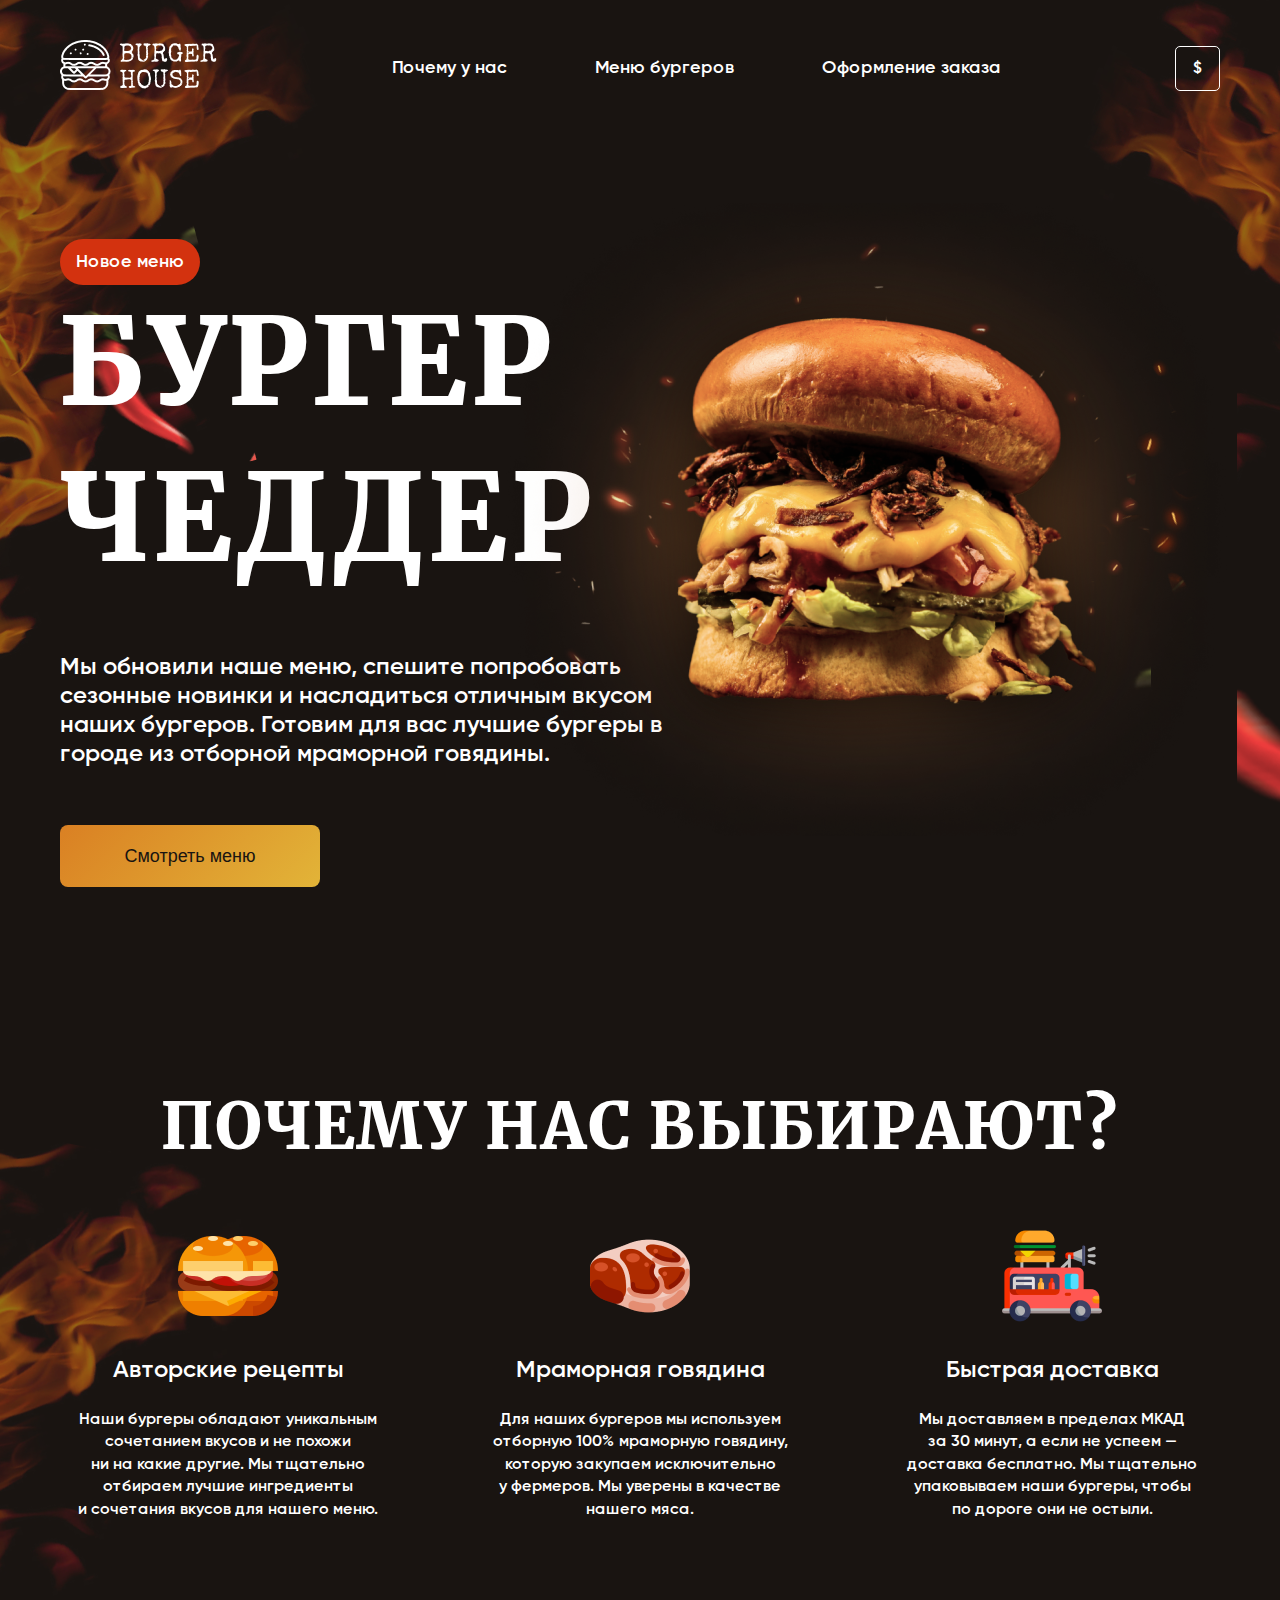
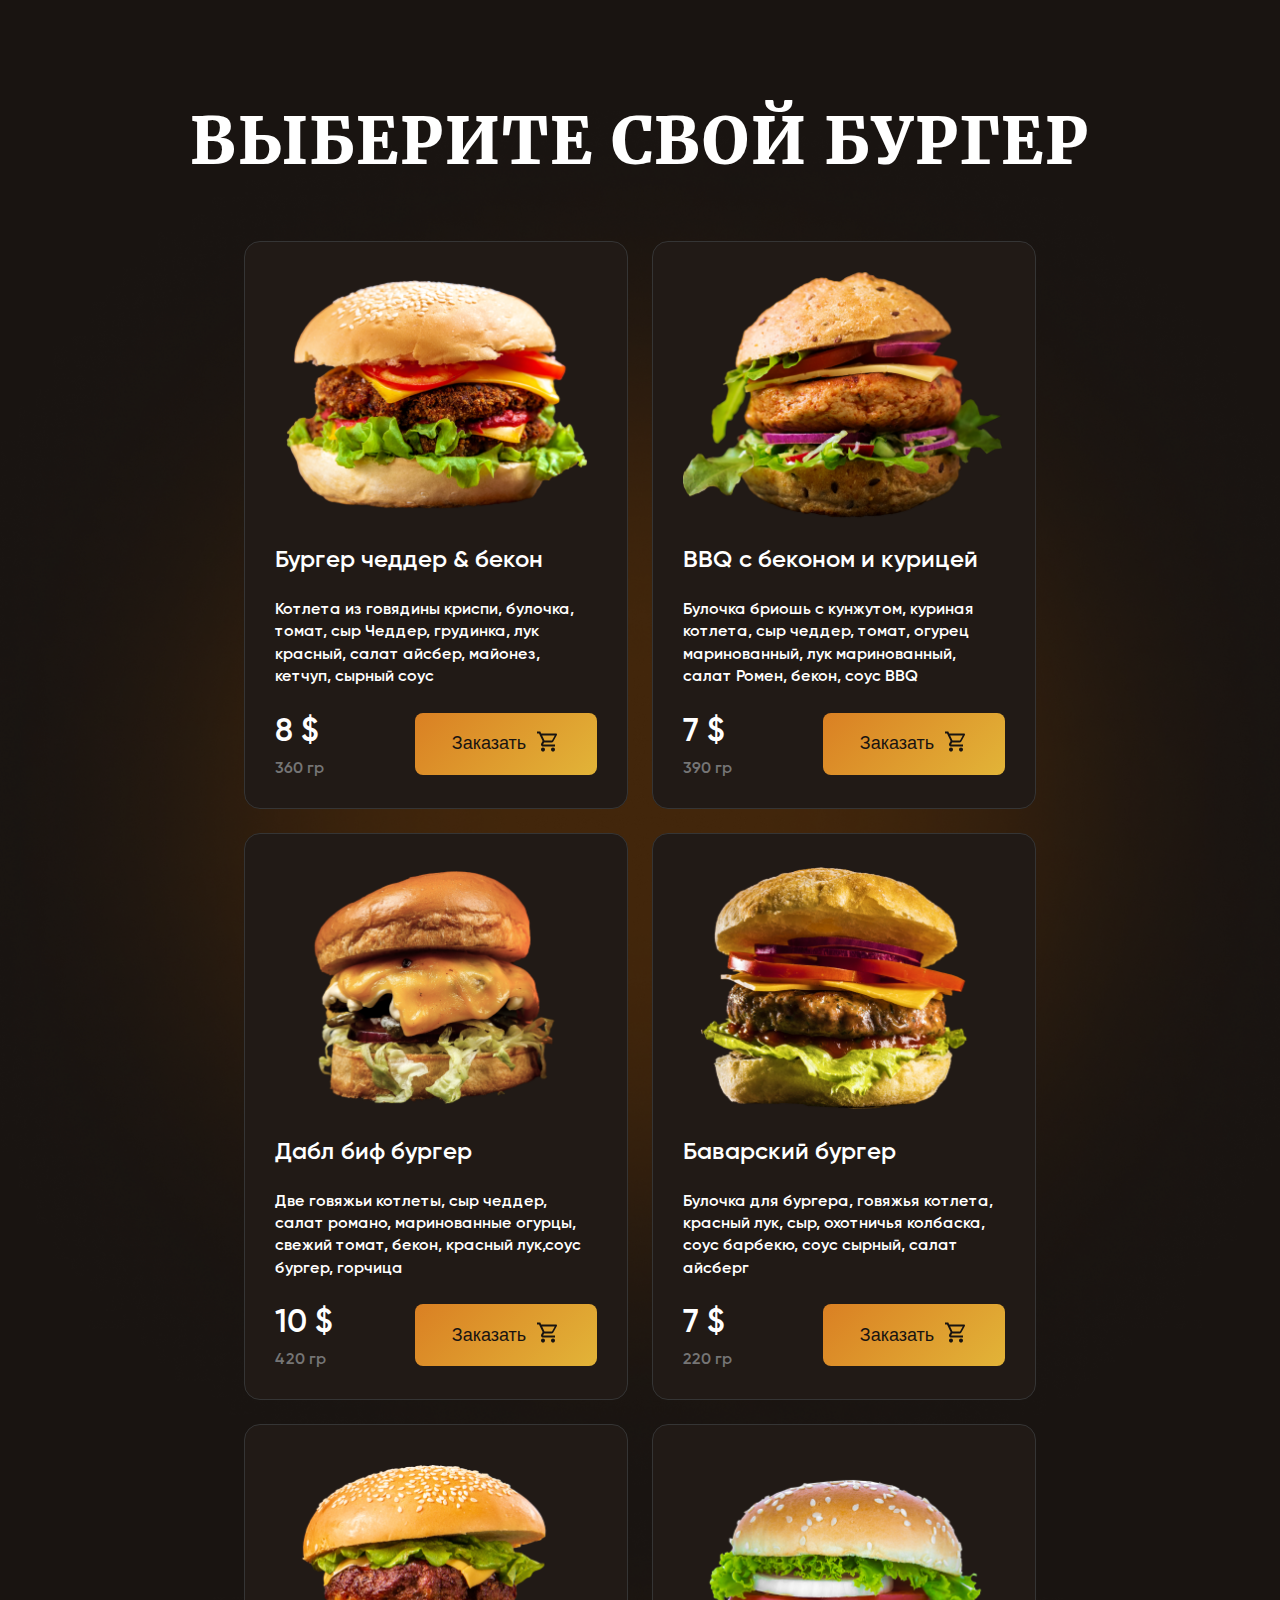
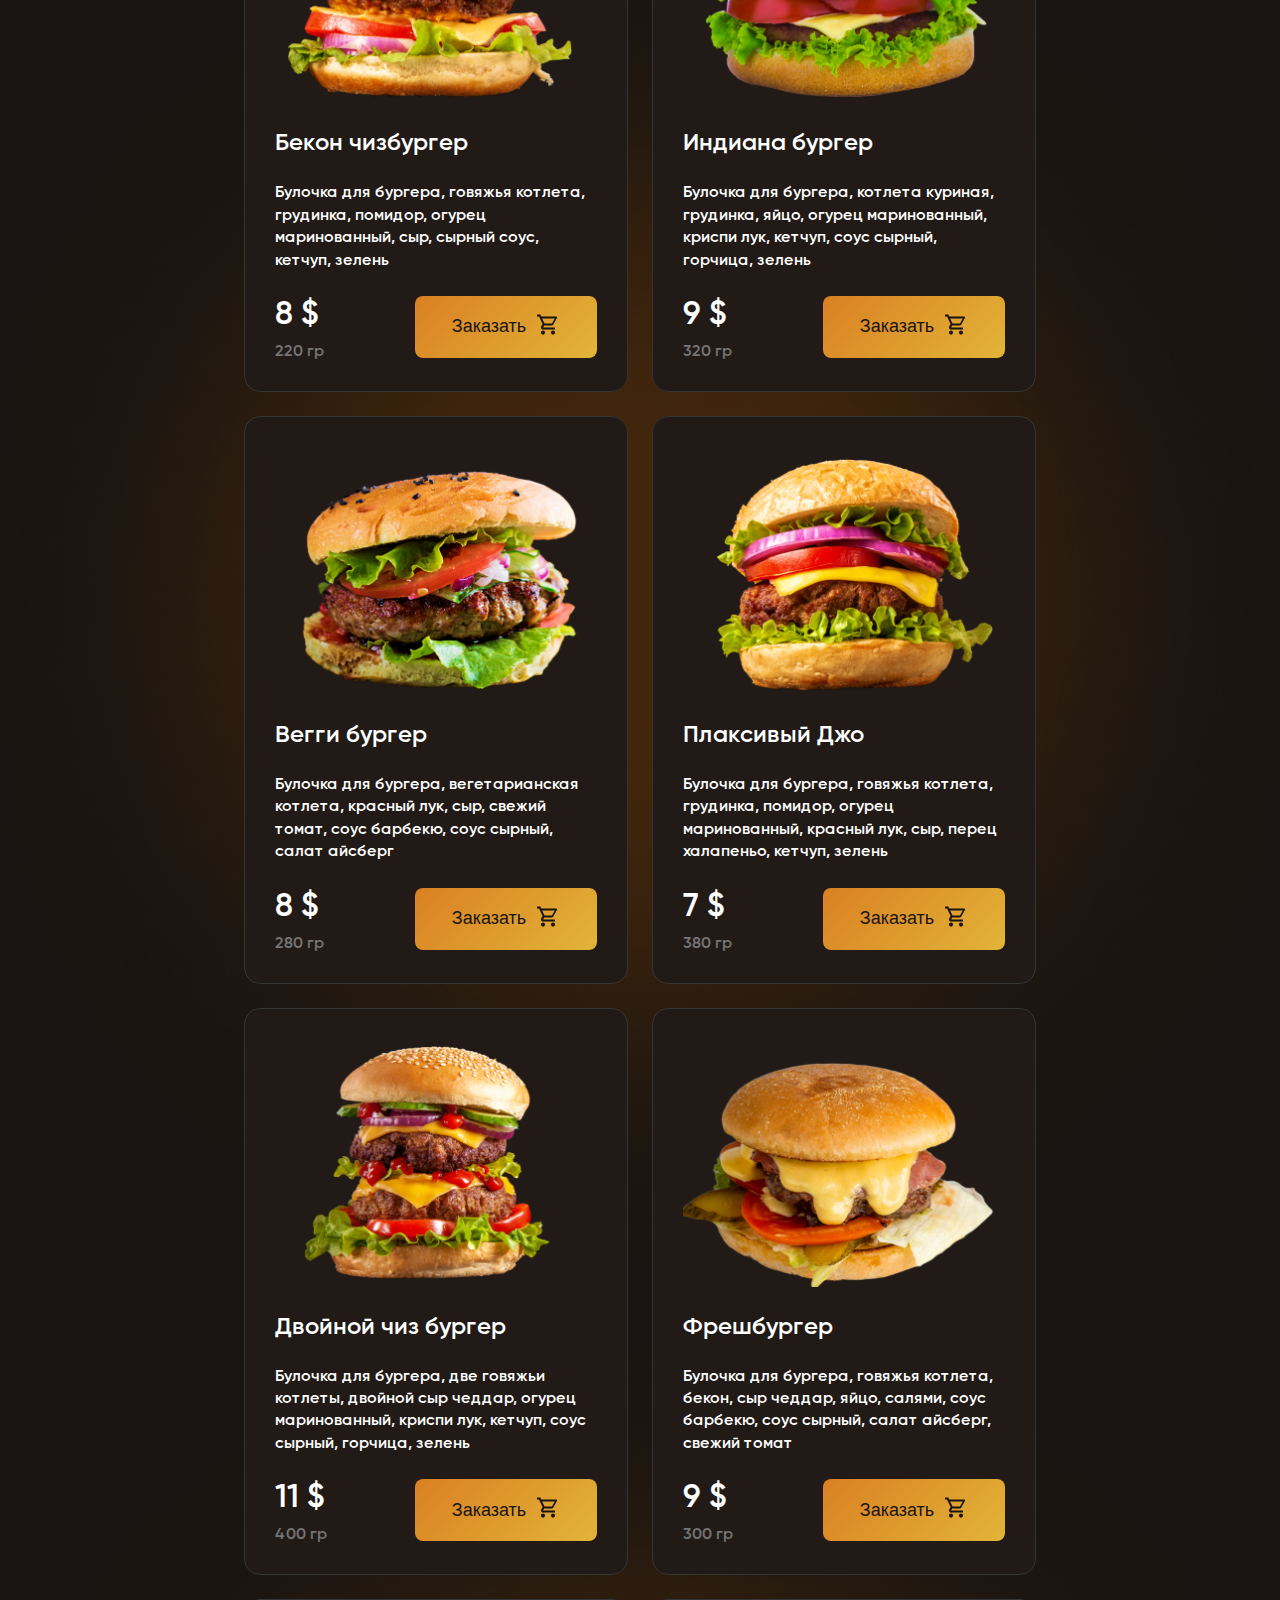
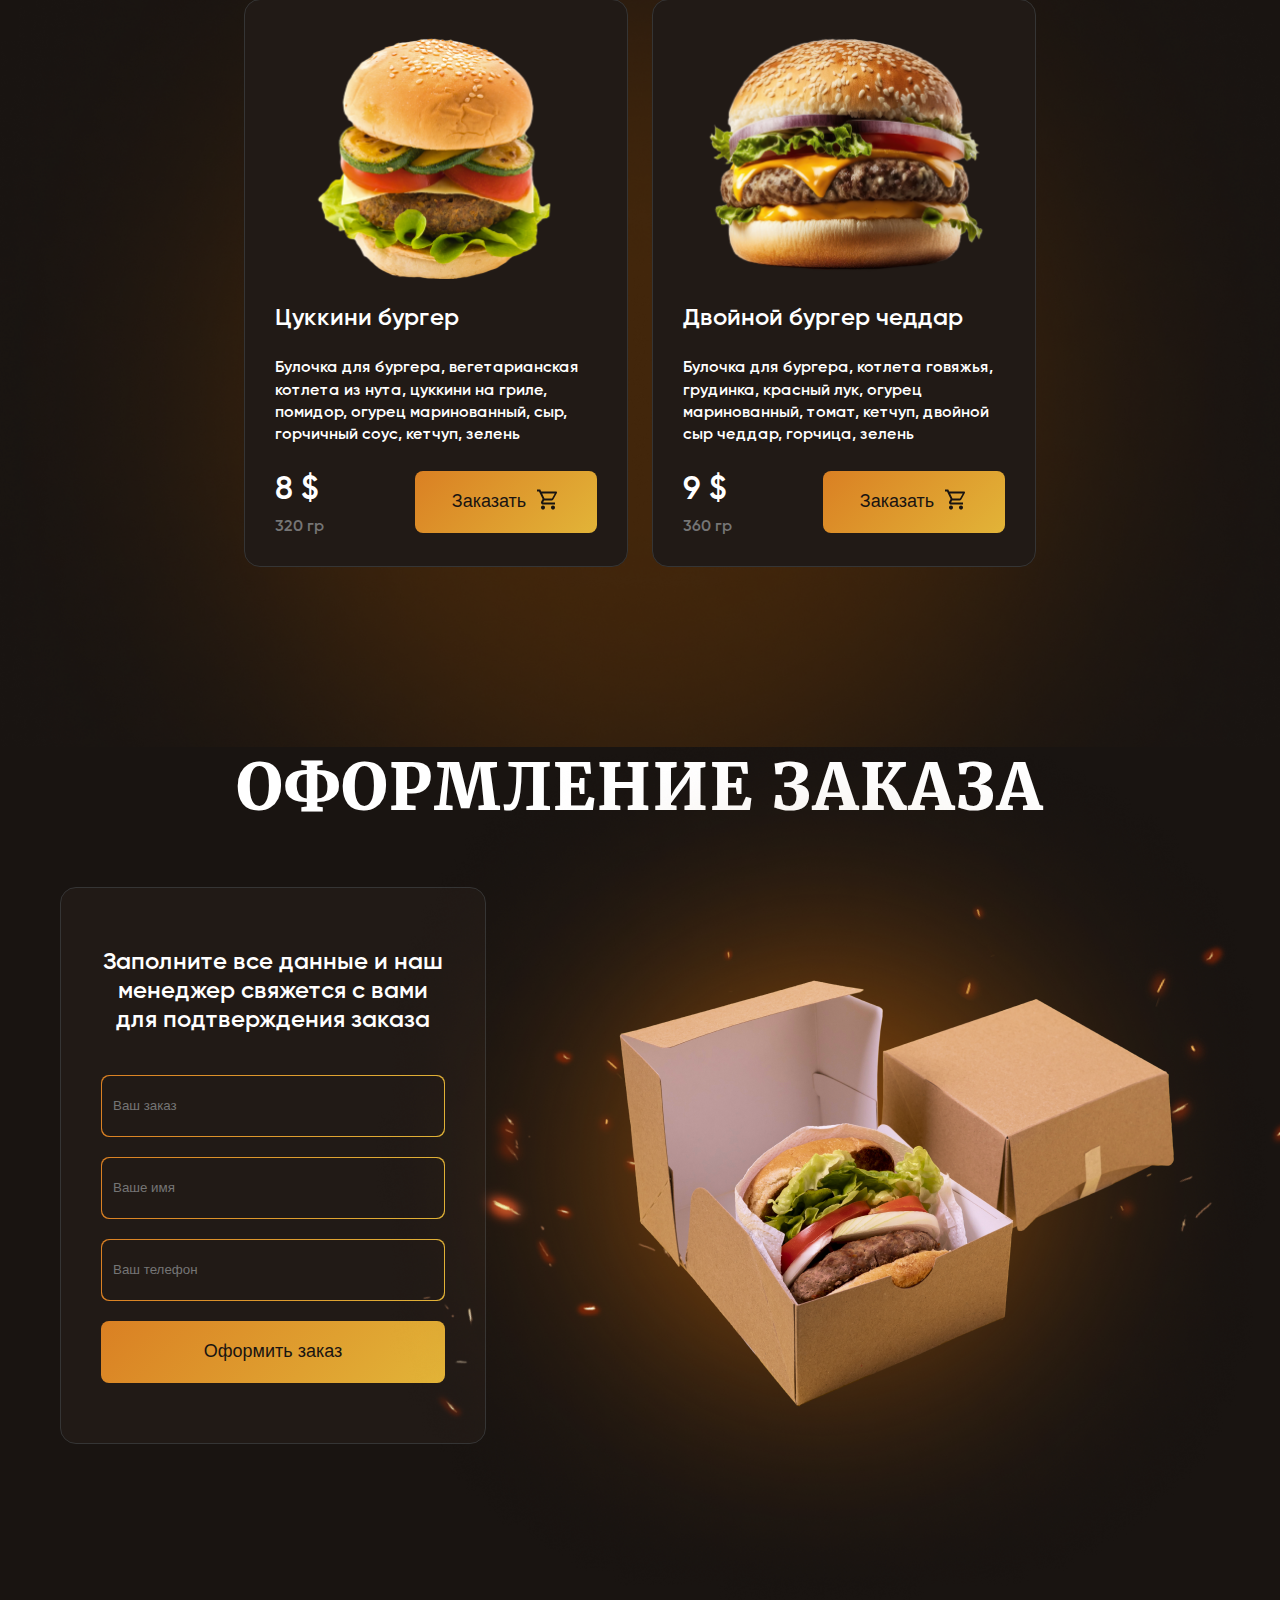
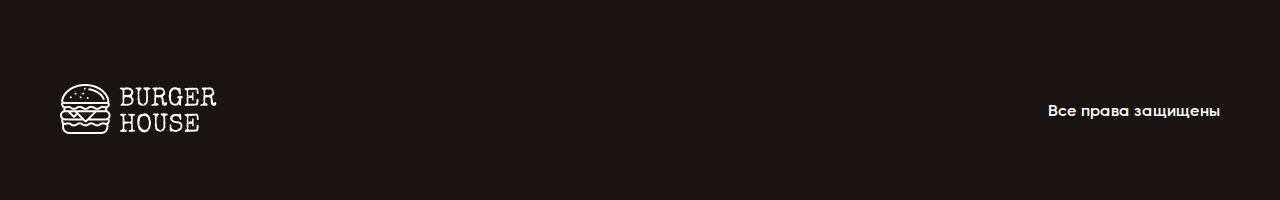
<file: index.html>
<!DOCTYPE html>
<html lang="en">
  <head>
    <meta charset="UTF-8" />
    <meta name="viewport" content="width=device-width, initial-scale=1.0" />
    <title>БУРГЕР ЧЕДДЕР</title>
    <link rel="stylesheet" href="styles/style.css" />
    <link rel="stylesheet" href="styles/media.css" />
  </head>
  <body>
    <section class="main">
      <header class="header">
        <div class="container">
          <div class="header-wrapper">
            <div class="logo">
              <img src="images/Logo.png" alt="Logo" />
            </div>
            <div class="logo-mini">
              <img src="images/logo-mini.png" alt="Logo" />
            </div>
            <nav class="menu">
              <ul class="menu-list">
                <li class="menu-item">
                  <a data-link="why">Почему у нас</a>
                </li>
                <li class="menu-item">
                  <a data-link="products">Меню бургеров</a>
                </li>
                <li class="menu-item">
                  <a data-link="order">Оформление заказа</a>
                </li>
              </ul>
            </nav>
            <div class="currency" title="Изменить валюту" id="change-currency">
              $
            </div>
            <div class="burger mobile__btn-open">
              <div class="burger-line"></div>
              <div class="burger-line"></div>
              <div class="burger-line"></div>
            </div>
          </div>
        </div>

        <!-- -------- Mobile Menu -------- -->
        <div class="mobile-menu">
          <div class="container">
            <div class="mobile-menu__wrapper">
              <div class="mobile-menu__top">
                <div class="logo">
                  <img src="images/Logo.png" alt="Logo" />
                </div>
                <div class="burger mobile__btn-close">
                  <div class="burger-line-open"></div>
                  <div class="burger-line-open"></div>
                  <div class="burger-line-open"></div>
                </div>
              </div>
              <div class="mobile-menu__bottom">
                <nav class="mobile-menu__nav">
                  <ul class="mobile-menu__list">
                    <li class="mobile-menu__item">
                      <a class="mobile-menu__link" href="#why">Почему у нас</a>
                    </li>
                    <li class="mobile-menu__item">
                      <a class="mobile-menu__link" href="#products"
                        >Меню бургеров</a
                      >
                    </li>
                    <li class="mobile-menu__item">
                      <a class="mobile-menu__link" href="#order"
                        >Оформление заказа</a
                      >
                    </li>
                  </ul>
                </nav>
              </div>
            </div>
          </div>
        </div>
      </header>

      <section class="main-content">
        <div class="container">
          <div class="main-info">
            <span class="main-small-info">Новое меню</span>
            <h1 class="main-title">бургер чеддер</h1>
            <p class="main-text">
              Мы обновили наше меню, спешите попробовать сезонные новинки и
              насладиться отличным вкусом наших бургеров. Готовим для вас лучшие
              бургеры в городе из отборной мраморной говядины.
            </p>
            <div class="main-action">
              <button class="button" id="main-action-button">
                Смотреть меню
              </button>
            </div>
          </div>
          <img
            class="main-image order"
            src="images/main_burger.png"
            alt="Big burger"
          />
        </div>
      </section>
    </section>

    <section class="why" id="why">
      <div class="container">
        <h2 class="why-title common-title">почему нас выбирают?</h2>
        <ul class="why-items">
          <li class="why-item">
            <img
              src="./images/burger.png"
              alt="burger"
              class="why-item-image"
            />
            <h3 class="why-item-title">Авторские рецепты</h3>
            <p class="why-item-text">
              Наши бургеры обладают уникальным сочетанием вкусов и не похожи
              ни на какие другие. Мы тщательно отбираем лучшие ингредиенты
              и сочетания вкусов для нашего меню.
            </p>
          </li>
          <li class="why-item">
            <img src="./images/meat.png" alt="meat" class="why-item-image" />
            <h3 class="why-item-title">Мраморная говядина</h3>
            <p class="why-item-text">
              Для наших бургеров мы используем отборную 100% мраморную говядину,
              которую закупаем исключительно у фермеров. Мы уверены в качестве
              нашего мяса.
            </p>
          </li>
          <li class="why-item">
            <img
              src="./images/food_truck.png"
              alt="food-truck"
              class="why-item-image"
            />
            <h3 class="why-item-title">Быстрая доставка</h3>
            <p class="why-item-text">
              Мы доставляем в пределах МКАД за 30 минут, а если не успеем —
              доставка бесплатно. Мы тщательно упаковываем наши бургеры, чтобы
              по дороге они не остыли.
            </p>
          </li>
        </ul>
      </div>
    </section>

    <section class="products" id="products">
      <div class="container">
        <h2 class="products-title common-title">выберите свой бургер</h2>
        <ul class="products-items">
          <li class="products-item">
            <div class="products-item-image">
              <img src="./images/1.png" alt="burger 1" />
            </div>
            <h3 class="products-item-title">Бургер чеддер & бекон</h3>
            <p class="products-item-text">
              Котлета из говядины криспи, булочка, томат, сыр Чеддер, грудинка,
              лук красный, салат айсбер, майонез, кетчуп, сырный соус
            </p>
            <div class="products-item-extra">
              <div class="products-item-info">
                <p class="products-item-price" data-base-price="8">8 $</p>
                <p class="products-item-weight">360 гр</p>
              </div>
              <div class="products-item-action">
                <button class="button products-button">
                  <span>Заказать</span>
                  <span>
                    <svg
                      width="24"
                      height="25"
                      viewBox="0 0 24 25"
                      fill="none"
                      xmlns="http://www.w3.org/2000/svg"
                    >
                      <path
                        d="M17 18.5C17.5304 18.5 18.0391 18.7107 18.4142 19.0858C18.7893 19.4609 19 19.9696 19 20.5C19 21.0304 18.7893 21.5391 18.4142 21.9142C18.0391 22.2893 17.5304 22.5 17 22.5C16.4696 22.5 15.9609 22.2893 15.5858 21.9142C15.2107 21.5391 15 21.0304 15 20.5C15 19.39 15.89 18.5 17 18.5ZM1 2.5H4.27L5.21 4.5H20C20.2652 4.5 20.5196 4.60536 20.7071 4.79289C20.8946 4.98043 21 5.23478 21 5.5C21 5.67 20.95 5.84 20.88 6L17.3 12.47C16.96 13.08 16.3 13.5 15.55 13.5H8.1L7.2 15.13L7.17 15.25C7.17 15.3163 7.19634 15.3799 7.24322 15.4268C7.29011 15.4737 7.3537 15.5 7.42 15.5H19V17.5H7C6.46957 17.5 5.96086 17.2893 5.58579 16.9142C5.21071 16.5391 5 16.0304 5 15.5C5 15.15 5.09 14.82 5.24 14.54L6.6 12.09L3 4.5H1V2.5ZM7 18.5C7.53043 18.5 8.03914 18.7107 8.41421 19.0858C8.78929 19.4609 9 19.9696 9 20.5C9 21.0304 8.78929 21.5391 8.41421 21.9142C8.03914 22.2893 7.53043 22.5 7 22.5C6.46957 22.5 5.96086 22.2893 5.58579 21.9142C5.21071 21.5391 5 21.0304 5 20.5C5 19.39 5.89 18.5 7 18.5ZM16 11.5L18.78 6.5H6.14L8.5 11.5H16Z"
                        fill="#191411"
                      />
                    </svg>
                  </span>
                </button>
              </div>
            </div>
          </li>
          <li class="products-item">
            <div class="products-item-image">
              <img src="./images/2.png" alt="burger 2" />
            </div>
            <h3 class="products-item-title">BBQ с беконом и курицей</h3>
            <p class="products-item-text">
              Булочка бриошь с кунжутом, куриная котлета, сыр чеддер, томат,
              огурец маринованный, лук маринованный, салат Ромен, бекон, соус
              BBQ
            </p>
            <div class="products-item-extra">
              <div class="products-item-info">
                <p class="products-item-price" data-base-price="7">7 $</p>
                <p class="products-item-weight">390 гр</p>
              </div>
              <div class="products-item-action">
                <button class="button products-button">
                  <span>Заказать</span>
                  <span>
                    <svg
                      width="24"
                      height="25"
                      viewBox="0 0 24 25"
                      fill="none"
                      xmlns="http://www.w3.org/2000/svg"
                    >
                      <path
                        d="M17 18.5C17.5304 18.5 18.0391 18.7107 18.4142 19.0858C18.7893 19.4609 19 19.9696 19 20.5C19 21.0304 18.7893 21.5391 18.4142 21.9142C18.0391 22.2893 17.5304 22.5 17 22.5C16.4696 22.5 15.9609 22.2893 15.5858 21.9142C15.2107 21.5391 15 21.0304 15 20.5C15 19.39 15.89 18.5 17 18.5ZM1 2.5H4.27L5.21 4.5H20C20.2652 4.5 20.5196 4.60536 20.7071 4.79289C20.8946 4.98043 21 5.23478 21 5.5C21 5.67 20.95 5.84 20.88 6L17.3 12.47C16.96 13.08 16.3 13.5 15.55 13.5H8.1L7.2 15.13L7.17 15.25C7.17 15.3163 7.19634 15.3799 7.24322 15.4268C7.29011 15.4737 7.3537 15.5 7.42 15.5H19V17.5H7C6.46957 17.5 5.96086 17.2893 5.58579 16.9142C5.21071 16.5391 5 16.0304 5 15.5C5 15.15 5.09 14.82 5.24 14.54L6.6 12.09L3 4.5H1V2.5ZM7 18.5C7.53043 18.5 8.03914 18.7107 8.41421 19.0858C8.78929 19.4609 9 19.9696 9 20.5C9 21.0304 8.78929 21.5391 8.41421 21.9142C8.03914 22.2893 7.53043 22.5 7 22.5C6.46957 22.5 5.96086 22.2893 5.58579 21.9142C5.21071 21.5391 5 21.0304 5 20.5C5 19.39 5.89 18.5 7 18.5ZM16 11.5L18.78 6.5H6.14L8.5 11.5H16Z"
                        fill="#191411"
                      />
                    </svg>
                  </span>
                </button>
              </div>
            </div>
          </li>
          <li class="products-item">
            <div class="products-item-image">
              <img src="./images/3.png" alt="burger 3" />
            </div>
            <h3 class="products-item-title">Дабл биф бургер</h3>
            <p class="products-item-text">
              Две говяжьи котлеты, сыр чеддер, салат романо, маринованные
              огурцы, свежий томат, бекон, красный лук,соус бургер, горчица
            </p>
            <div class="products-item-extra">
              <div class="products-item-info">
                <p class="products-item-price" data-base-price="10">10 $</p>
                <p class="products-item-weight">420 гр</p>
              </div>
              <div class="products-item-action">
                <button class="button products-button">
                  <span>Заказать</span>
                  <span>
                    <svg
                      width="24"
                      height="25"
                      viewBox="0 0 24 25"
                      fill="none"
                      xmlns="http://www.w3.org/2000/svg"
                    >
                      <path
                        d="M17 18.5C17.5304 18.5 18.0391 18.7107 18.4142 19.0858C18.7893 19.4609 19 19.9696 19 20.5C19 21.0304 18.7893 21.5391 18.4142 21.9142C18.0391 22.2893 17.5304 22.5 17 22.5C16.4696 22.5 15.9609 22.2893 15.5858 21.9142C15.2107 21.5391 15 21.0304 15 20.5C15 19.39 15.89 18.5 17 18.5ZM1 2.5H4.27L5.21 4.5H20C20.2652 4.5 20.5196 4.60536 20.7071 4.79289C20.8946 4.98043 21 5.23478 21 5.5C21 5.67 20.95 5.84 20.88 6L17.3 12.47C16.96 13.08 16.3 13.5 15.55 13.5H8.1L7.2 15.13L7.17 15.25C7.17 15.3163 7.19634 15.3799 7.24322 15.4268C7.29011 15.4737 7.3537 15.5 7.42 15.5H19V17.5H7C6.46957 17.5 5.96086 17.2893 5.58579 16.9142C5.21071 16.5391 5 16.0304 5 15.5C5 15.15 5.09 14.82 5.24 14.54L6.6 12.09L3 4.5H1V2.5ZM7 18.5C7.53043 18.5 8.03914 18.7107 8.41421 19.0858C8.78929 19.4609 9 19.9696 9 20.5C9 21.0304 8.78929 21.5391 8.41421 21.9142C8.03914 22.2893 7.53043 22.5 7 22.5C6.46957 22.5 5.96086 22.2893 5.58579 21.9142C5.21071 21.5391 5 21.0304 5 20.5C5 19.39 5.89 18.5 7 18.5ZM16 11.5L18.78 6.5H6.14L8.5 11.5H16Z"
                        fill="#191411"
                      />
                    </svg>
                  </span>
                </button>
              </div>
            </div>
          </li>
          <li class="products-item">
            <div class="products-item-image">
              <img src="./images/4.png" alt="burger 4" />
            </div>
            <h3 class="products-item-title">Баварский бургер</h3>
            <p class="products-item-text">
              Булочка для бургера, говяжья котлета, красный лук, сыр, охотничья
              колбаска, соус барбекю, соус сырный, салат айсберг
            </p>
            <div class="products-item-extra">
              <div class="products-item-info">
                <p class="products-item-price" data-base-price="7">7 $</p>
                <p class="products-item-weight">220 гр</p>
              </div>
              <div class="products-item-action">
                <button class="button products-button">
                  <span>Заказать</span>
                  <span>
                    <svg
                      width="24"
                      height="25"
                      viewBox="0 0 24 25"
                      fill="none"
                      xmlns="http://www.w3.org/2000/svg"
                    >
                      <path
                        d="M17 18.5C17.5304 18.5 18.0391 18.7107 18.4142 19.0858C18.7893 19.4609 19 19.9696 19 20.5C19 21.0304 18.7893 21.5391 18.4142 21.9142C18.0391 22.2893 17.5304 22.5 17 22.5C16.4696 22.5 15.9609 22.2893 15.5858 21.9142C15.2107 21.5391 15 21.0304 15 20.5C15 19.39 15.89 18.5 17 18.5ZM1 2.5H4.27L5.21 4.5H20C20.2652 4.5 20.5196 4.60536 20.7071 4.79289C20.8946 4.98043 21 5.23478 21 5.5C21 5.67 20.95 5.84 20.88 6L17.3 12.47C16.96 13.08 16.3 13.5 15.55 13.5H8.1L7.2 15.13L7.17 15.25C7.17 15.3163 7.19634 15.3799 7.24322 15.4268C7.29011 15.4737 7.3537 15.5 7.42 15.5H19V17.5H7C6.46957 17.5 5.96086 17.2893 5.58579 16.9142C5.21071 16.5391 5 16.0304 5 15.5C5 15.15 5.09 14.82 5.24 14.54L6.6 12.09L3 4.5H1V2.5ZM7 18.5C7.53043 18.5 8.03914 18.7107 8.41421 19.0858C8.78929 19.4609 9 19.9696 9 20.5C9 21.0304 8.78929 21.5391 8.41421 21.9142C8.03914 22.2893 7.53043 22.5 7 22.5C6.46957 22.5 5.96086 22.2893 5.58579 21.9142C5.21071 21.5391 5 21.0304 5 20.5C5 19.39 5.89 18.5 7 18.5ZM16 11.5L18.78 6.5H6.14L8.5 11.5H16Z"
                        fill="#191411"
                      />
                    </svg>
                  </span>
                </button>
              </div>
            </div>
          </li>
          <li class="products-item">
            <div class="products-item-image">
              <img src="./images/5.png" alt="burger 5" />
            </div>
            <h3 class="products-item-title">Бекон чизбургер</h3>
            <p class="products-item-text">
              Булочка для бургера, говяжья котлета, грудинка, помидор, огурец
              маринованный, сыр, сырный соус, кетчуп, зелень
            </p>
            <div class="products-item-extra">
              <div class="products-item-info">
                <p class="products-item-price" data-base-price="8">8 $</p>
                <p class="products-item-weight">220 гр</p>
              </div>
              <div class="products-item-action">
                <button class="button products-button">
                  <span>Заказать</span>
                  <span>
                    <svg
                      width="24"
                      height="25"
                      viewBox="0 0 24 25"
                      fill="none"
                      xmlns="http://www.w3.org/2000/svg"
                    >
                      <path
                        d="M17 18.5C17.5304 18.5 18.0391 18.7107 18.4142 19.0858C18.7893 19.4609 19 19.9696 19 20.5C19 21.0304 18.7893 21.5391 18.4142 21.9142C18.0391 22.2893 17.5304 22.5 17 22.5C16.4696 22.5 15.9609 22.2893 15.5858 21.9142C15.2107 21.5391 15 21.0304 15 20.5C15 19.39 15.89 18.5 17 18.5ZM1 2.5H4.27L5.21 4.5H20C20.2652 4.5 20.5196 4.60536 20.7071 4.79289C20.8946 4.98043 21 5.23478 21 5.5C21 5.67 20.95 5.84 20.88 6L17.3 12.47C16.96 13.08 16.3 13.5 15.55 13.5H8.1L7.2 15.13L7.17 15.25C7.17 15.3163 7.19634 15.3799 7.24322 15.4268C7.29011 15.4737 7.3537 15.5 7.42 15.5H19V17.5H7C6.46957 17.5 5.96086 17.2893 5.58579 16.9142C5.21071 16.5391 5 16.0304 5 15.5C5 15.15 5.09 14.82 5.24 14.54L6.6 12.09L3 4.5H1V2.5ZM7 18.5C7.53043 18.5 8.03914 18.7107 8.41421 19.0858C8.78929 19.4609 9 19.9696 9 20.5C9 21.0304 8.78929 21.5391 8.41421 21.9142C8.03914 22.2893 7.53043 22.5 7 22.5C6.46957 22.5 5.96086 22.2893 5.58579 21.9142C5.21071 21.5391 5 21.0304 5 20.5C5 19.39 5.89 18.5 7 18.5ZM16 11.5L18.78 6.5H6.14L8.5 11.5H16Z"
                        fill="#191411"
                      />
                    </svg>
                  </span>
                </button>
              </div>
            </div>
          </li>
          <li class="products-item">
            <div class="products-item-image">
              <img src="./images/6.png" alt="burger 6" />
            </div>
            <h3 class="products-item-title">Индиана бургер</h3>
            <p class="products-item-text">
              Булочка для бургера, котлета куриная, грудинка, яйцо, огурец
              маринованный, криспи лук, кетчуп, соус сырный, горчица, зелень
            </p>
            <div class="products-item-extra">
              <div class="products-item-info">
                <p class="products-item-price" data-base-price="9">9 $</p>
                <p class="products-item-weight">320 гр</p>
              </div>
              <div class="products-item-action">
                <button class="button products-button">
                  <span>Заказать</span>
                  <span>
                    <svg
                      width="24"
                      height="25"
                      viewBox="0 0 24 25"
                      fill="none"
                      xmlns="http://www.w3.org/2000/svg"
                    >
                      <path
                        d="M17 18.5C17.5304 18.5 18.0391 18.7107 18.4142 19.0858C18.7893 19.4609 19 19.9696 19 20.5C19 21.0304 18.7893 21.5391 18.4142 21.9142C18.0391 22.2893 17.5304 22.5 17 22.5C16.4696 22.5 15.9609 22.2893 15.5858 21.9142C15.2107 21.5391 15 21.0304 15 20.5C15 19.39 15.89 18.5 17 18.5ZM1 2.5H4.27L5.21 4.5H20C20.2652 4.5 20.5196 4.60536 20.7071 4.79289C20.8946 4.98043 21 5.23478 21 5.5C21 5.67 20.95 5.84 20.88 6L17.3 12.47C16.96 13.08 16.3 13.5 15.55 13.5H8.1L7.2 15.13L7.17 15.25C7.17 15.3163 7.19634 15.3799 7.24322 15.4268C7.29011 15.4737 7.3537 15.5 7.42 15.5H19V17.5H7C6.46957 17.5 5.96086 17.2893 5.58579 16.9142C5.21071 16.5391 5 16.0304 5 15.5C5 15.15 5.09 14.82 5.24 14.54L6.6 12.09L3 4.5H1V2.5ZM7 18.5C7.53043 18.5 8.03914 18.7107 8.41421 19.0858C8.78929 19.4609 9 19.9696 9 20.5C9 21.0304 8.78929 21.5391 8.41421 21.9142C8.03914 22.2893 7.53043 22.5 7 22.5C6.46957 22.5 5.96086 22.2893 5.58579 21.9142C5.21071 21.5391 5 21.0304 5 20.5C5 19.39 5.89 18.5 7 18.5ZM16 11.5L18.78 6.5H6.14L8.5 11.5H16Z"
                        fill="#191411"
                      />
                    </svg>
                  </span>
                </button>
              </div>
            </div>
          </li>
          <li class="products-item">
            <div class="products-item-image">
              <img src="./images/7.png" alt="burger 7" />
            </div>
            <h3 class="products-item-title">Вегги бургер</h3>
            <p class="products-item-text">
              Булочка для бургера, вегетарианская котлета, красный лук, сыр,
              свежий томат, соус барбекю, соус сырный, салат айсберг
            </p>
            <div class="products-item-extra">
              <div class="products-item-info">
                <p class="products-item-price" data-base-price="8">8 $</p>
                <p class="products-item-weight">280 гр</p>
              </div>
              <div class="products-item-action">
                <button class="button products-button">
                  <span>Заказать</span>
                  <span>
                    <svg
                      width="24"
                      height="25"
                      viewBox="0 0 24 25"
                      fill="none"
                      xmlns="http://www.w3.org/2000/svg"
                    >
                      <path
                        d="M17 18.5C17.5304 18.5 18.0391 18.7107 18.4142 19.0858C18.7893 19.4609 19 19.9696 19 20.5C19 21.0304 18.7893 21.5391 18.4142 21.9142C18.0391 22.2893 17.5304 22.5 17 22.5C16.4696 22.5 15.9609 22.2893 15.5858 21.9142C15.2107 21.5391 15 21.0304 15 20.5C15 19.39 15.89 18.5 17 18.5ZM1 2.5H4.27L5.21 4.5H20C20.2652 4.5 20.5196 4.60536 20.7071 4.79289C20.8946 4.98043 21 5.23478 21 5.5C21 5.67 20.95 5.84 20.88 6L17.3 12.47C16.96 13.08 16.3 13.5 15.55 13.5H8.1L7.2 15.13L7.17 15.25C7.17 15.3163 7.19634 15.3799 7.24322 15.4268C7.29011 15.4737 7.3537 15.5 7.42 15.5H19V17.5H7C6.46957 17.5 5.96086 17.2893 5.58579 16.9142C5.21071 16.5391 5 16.0304 5 15.5C5 15.15 5.09 14.82 5.24 14.54L6.6 12.09L3 4.5H1V2.5ZM7 18.5C7.53043 18.5 8.03914 18.7107 8.41421 19.0858C8.78929 19.4609 9 19.9696 9 20.5C9 21.0304 8.78929 21.5391 8.41421 21.9142C8.03914 22.2893 7.53043 22.5 7 22.5C6.46957 22.5 5.96086 22.2893 5.58579 21.9142C5.21071 21.5391 5 21.0304 5 20.5C5 19.39 5.89 18.5 7 18.5ZM16 11.5L18.78 6.5H6.14L8.5 11.5H16Z"
                        fill="#191411"
                      />
                    </svg>
                  </span>
                </button>
              </div>
            </div>
          </li>
          <li class="products-item">
            <div class="products-item-image">
              <img src="./images/8.png" alt="burger 8" />
            </div>
            <h3 class="products-item-title">Плаксивый Джо</h3>
            <p class="products-item-text">
              Булочка для бургера, говяжья котлета, грудинка, помидор, огурец
              маринованный, красный лук, сыр, перец халапеньо, кетчуп, зелень
            </p>
            <div class="products-item-extra">
              <div class="products-item-info">
                <p class="products-item-price" data-base-price="7">7 $</p>
                <p class="products-item-weight">380 гр</p>
              </div>
              <div class="products-item-action">
                <button class="button products-button">
                  <span>Заказать</span>
                  <span>
                    <svg
                      width="24"
                      height="25"
                      viewBox="0 0 24 25"
                      fill="none"
                      xmlns="http://www.w3.org/2000/svg"
                    >
                      <path
                        d="M17 18.5C17.5304 18.5 18.0391 18.7107 18.4142 19.0858C18.7893 19.4609 19 19.9696 19 20.5C19 21.0304 18.7893 21.5391 18.4142 21.9142C18.0391 22.2893 17.5304 22.5 17 22.5C16.4696 22.5 15.9609 22.2893 15.5858 21.9142C15.2107 21.5391 15 21.0304 15 20.5C15 19.39 15.89 18.5 17 18.5ZM1 2.5H4.27L5.21 4.5H20C20.2652 4.5 20.5196 4.60536 20.7071 4.79289C20.8946 4.98043 21 5.23478 21 5.5C21 5.67 20.95 5.84 20.88 6L17.3 12.47C16.96 13.08 16.3 13.5 15.55 13.5H8.1L7.2 15.13L7.17 15.25C7.17 15.3163 7.19634 15.3799 7.24322 15.4268C7.29011 15.4737 7.3537 15.5 7.42 15.5H19V17.5H7C6.46957 17.5 5.96086 17.2893 5.58579 16.9142C5.21071 16.5391 5 16.0304 5 15.5C5 15.15 5.09 14.82 5.24 14.54L6.6 12.09L3 4.5H1V2.5ZM7 18.5C7.53043 18.5 8.03914 18.7107 8.41421 19.0858C8.78929 19.4609 9 19.9696 9 20.5C9 21.0304 8.78929 21.5391 8.41421 21.9142C8.03914 22.2893 7.53043 22.5 7 22.5C6.46957 22.5 5.96086 22.2893 5.58579 21.9142C5.21071 21.5391 5 21.0304 5 20.5C5 19.39 5.89 18.5 7 18.5ZM16 11.5L18.78 6.5H6.14L8.5 11.5H16Z"
                        fill="#191411"
                      />
                    </svg>
                  </span>
                </button>
              </div>
            </div>
          </li>
          <li class="products-item">
            <div class="products-item-image">
              <img src="./images/9.png" alt="burger 9" />
            </div>
            <h3 class="products-item-title">Двойной чиз бургер</h3>
            <p class="products-item-text">
              Булочка для бургера, две говяжьи котлеты, двойной сыр чеддар,
              огурец маринованный, криспи лук, кетчуп, соус сырный, горчица,
              зелень
            </p>
            <div class="products-item-extra">
              <div class="products-item-info">
                <p class="products-item-price" data-base-price="11">11 $</p>
                <p class="products-item-weight">400 гр</p>
              </div>
              <div class="products-item-action">
                <button class="button products-button">
                  <span>Заказать</span>
                  <span>
                    <svg
                      width="24"
                      height="25"
                      viewBox="0 0 24 25"
                      fill="none"
                      xmlns="http://www.w3.org/2000/svg"
                    >
                      <path
                        d="M17 18.5C17.5304 18.5 18.0391 18.7107 18.4142 19.0858C18.7893 19.4609 19 19.9696 19 20.5C19 21.0304 18.7893 21.5391 18.4142 21.9142C18.0391 22.2893 17.5304 22.5 17 22.5C16.4696 22.5 15.9609 22.2893 15.5858 21.9142C15.2107 21.5391 15 21.0304 15 20.5C15 19.39 15.89 18.5 17 18.5ZM1 2.5H4.27L5.21 4.5H20C20.2652 4.5 20.5196 4.60536 20.7071 4.79289C20.8946 4.98043 21 5.23478 21 5.5C21 5.67 20.95 5.84 20.88 6L17.3 12.47C16.96 13.08 16.3 13.5 15.55 13.5H8.1L7.2 15.13L7.17 15.25C7.17 15.3163 7.19634 15.3799 7.24322 15.4268C7.29011 15.4737 7.3537 15.5 7.42 15.5H19V17.5H7C6.46957 17.5 5.96086 17.2893 5.58579 16.9142C5.21071 16.5391 5 16.0304 5 15.5C5 15.15 5.09 14.82 5.24 14.54L6.6 12.09L3 4.5H1V2.5ZM7 18.5C7.53043 18.5 8.03914 18.7107 8.41421 19.0858C8.78929 19.4609 9 19.9696 9 20.5C9 21.0304 8.78929 21.5391 8.41421 21.9142C8.03914 22.2893 7.53043 22.5 7 22.5C6.46957 22.5 5.96086 22.2893 5.58579 21.9142C5.21071 21.5391 5 21.0304 5 20.5C5 19.39 5.89 18.5 7 18.5ZM16 11.5L18.78 6.5H6.14L8.5 11.5H16Z"
                        fill="#191411"
                      />
                    </svg>
                  </span>
                </button>
              </div>
            </div>
          </li>
          <li class="products-item">
            <div class="products-item-image">
              <img src="./images/10.png" alt="burger 10" />
            </div>
            <h3 class="products-item-title">Фрешбургер</h3>
            <p class="products-item-text">
              Булочка для бургера, говяжья котлета, бекон, сыр чеддар, яйцо,
              салями, соус барбекю, соус сырный, салат айсберг, свежий томат
            </p>
            <div class="products-item-extra">
              <div class="products-item-info">
                <p class="products-item-price" data-base-price="9">9 $</p>
                <p class="products-item-weight">300 гр</p>
              </div>
              <div class="products-item-action">
                <button class="button products-button">
                  <span>Заказать</span>
                  <span>
                    <svg
                      width="24"
                      height="25"
                      viewBox="0 0 24 25"
                      fill="none"
                      xmlns="http://www.w3.org/2000/svg"
                    >
                      <path
                        d="M17 18.5C17.5304 18.5 18.0391 18.7107 18.4142 19.0858C18.7893 19.4609 19 19.9696 19 20.5C19 21.0304 18.7893 21.5391 18.4142 21.9142C18.0391 22.2893 17.5304 22.5 17 22.5C16.4696 22.5 15.9609 22.2893 15.5858 21.9142C15.2107 21.5391 15 21.0304 15 20.5C15 19.39 15.89 18.5 17 18.5ZM1 2.5H4.27L5.21 4.5H20C20.2652 4.5 20.5196 4.60536 20.7071 4.79289C20.8946 4.98043 21 5.23478 21 5.5C21 5.67 20.95 5.84 20.88 6L17.3 12.47C16.96 13.08 16.3 13.5 15.55 13.5H8.1L7.2 15.13L7.17 15.25C7.17 15.3163 7.19634 15.3799 7.24322 15.4268C7.29011 15.4737 7.3537 15.5 7.42 15.5H19V17.5H7C6.46957 17.5 5.96086 17.2893 5.58579 16.9142C5.21071 16.5391 5 16.0304 5 15.5C5 15.15 5.09 14.82 5.24 14.54L6.6 12.09L3 4.5H1V2.5ZM7 18.5C7.53043 18.5 8.03914 18.7107 8.41421 19.0858C8.78929 19.4609 9 19.9696 9 20.5C9 21.0304 8.78929 21.5391 8.41421 21.9142C8.03914 22.2893 7.53043 22.5 7 22.5C6.46957 22.5 5.96086 22.2893 5.58579 21.9142C5.21071 21.5391 5 21.0304 5 20.5C5 19.39 5.89 18.5 7 18.5ZM16 11.5L18.78 6.5H6.14L8.5 11.5H16Z"
                        fill="#191411"
                      />
                    </svg>
                  </span>
                </button>
              </div>
            </div>
          </li>
          <li class="products-item">
            <div class="products-item-image">
              <img src="./images/11.png" alt="burger 11" />
            </div>
            <h3 class="products-item-title">Цуккини бургер</h3>
            <p class="products-item-text">
              Булочка для бургера, вегетарианская котлета из нута, цуккини на
              гриле, помидор, огурец маринованный, сыр, горчичный соус, кетчуп,
              зелень
            </p>
            <div class="products-item-extra">
              <div class="products-item-info">
                <p class="products-item-price" data-base-price="8">8 $</p>
                <p class="products-item-weight">320 гр</p>
              </div>
              <div class="products-item-action">
                <button class="button products-button">
                  <span>Заказать</span>
                  <span>
                    <svg
                      width="24"
                      height="25"
                      viewBox="0 0 24 25"
                      fill="none"
                      xmlns="http://www.w3.org/2000/svg"
                    >
                      <path
                        d="M17 18.5C17.5304 18.5 18.0391 18.7107 18.4142 19.0858C18.7893 19.4609 19 19.9696 19 20.5C19 21.0304 18.7893 21.5391 18.4142 21.9142C18.0391 22.2893 17.5304 22.5 17 22.5C16.4696 22.5 15.9609 22.2893 15.5858 21.9142C15.2107 21.5391 15 21.0304 15 20.5C15 19.39 15.89 18.5 17 18.5ZM1 2.5H4.27L5.21 4.5H20C20.2652 4.5 20.5196 4.60536 20.7071 4.79289C20.8946 4.98043 21 5.23478 21 5.5C21 5.67 20.95 5.84 20.88 6L17.3 12.47C16.96 13.08 16.3 13.5 15.55 13.5H8.1L7.2 15.13L7.17 15.25C7.17 15.3163 7.19634 15.3799 7.24322 15.4268C7.29011 15.4737 7.3537 15.5 7.42 15.5H19V17.5H7C6.46957 17.5 5.96086 17.2893 5.58579 16.9142C5.21071 16.5391 5 16.0304 5 15.5C5 15.15 5.09 14.82 5.24 14.54L6.6 12.09L3 4.5H1V2.5ZM7 18.5C7.53043 18.5 8.03914 18.7107 8.41421 19.0858C8.78929 19.4609 9 19.9696 9 20.5C9 21.0304 8.78929 21.5391 8.41421 21.9142C8.03914 22.2893 7.53043 22.5 7 22.5C6.46957 22.5 5.96086 22.2893 5.58579 21.9142C5.21071 21.5391 5 21.0304 5 20.5C5 19.39 5.89 18.5 7 18.5ZM16 11.5L18.78 6.5H6.14L8.5 11.5H16Z"
                        fill="#191411"
                      />
                    </svg>
                  </span>
                </button>
              </div>
            </div>
          </li>
          <li class="products-item">
            <div class="products-item-image">
              <img src="./images/12.png" alt="burger 12" />
            </div>
            <h3 class="products-item-title">Двойной бургер чеддар</h3>
            <p class="products-item-text">
              Булочка для бургера, котлета говяжья, грудинка, красный лук,
              огурец маринованный, томат, кетчуп, двойной сыр чеддар, горчица,
              зелень
            </p>
            <div class="products-item-extra">
              <div class="products-item-info">
                <p class="products-item-price" data-base-price="9">9 $</p>
                <p class="products-item-weight">360 гр</p>
              </div>
              <div class="products-item-action">
                <button class="button products-button">
                  <span>Заказать</span>
                  <span>
                    <svg
                      width="24"
                      height="25"
                      viewBox="0 0 24 25"
                      fill="none"
                      xmlns="http://www.w3.org/2000/svg"
                    >
                      <path
                        d="M17 18.5C17.5304 18.5 18.0391 18.7107 18.4142 19.0858C18.7893 19.4609 19 19.9696 19 20.5C19 21.0304 18.7893 21.5391 18.4142 21.9142C18.0391 22.2893 17.5304 22.5 17 22.5C16.4696 22.5 15.9609 22.2893 15.5858 21.9142C15.2107 21.5391 15 21.0304 15 20.5C15 19.39 15.89 18.5 17 18.5ZM1 2.5H4.27L5.21 4.5H20C20.2652 4.5 20.5196 4.60536 20.7071 4.79289C20.8946 4.98043 21 5.23478 21 5.5C21 5.67 20.95 5.84 20.88 6L17.3 12.47C16.96 13.08 16.3 13.5 15.55 13.5H8.1L7.2 15.13L7.17 15.25C7.17 15.3163 7.19634 15.3799 7.24322 15.4268C7.29011 15.4737 7.3537 15.5 7.42 15.5H19V17.5H7C6.46957 17.5 5.96086 17.2893 5.58579 16.9142C5.21071 16.5391 5 16.0304 5 15.5C5 15.15 5.09 14.82 5.24 14.54L6.6 12.09L3 4.5H1V2.5ZM7 18.5C7.53043 18.5 8.03914 18.7107 8.41421 19.0858C8.78929 19.4609 9 19.9696 9 20.5C9 21.0304 8.78929 21.5391 8.41421 21.9142C8.03914 22.2893 7.53043 22.5 7 22.5C6.46957 22.5 5.96086 22.2893 5.58579 21.9142C5.21071 21.5391 5 21.0304 5 20.5C5 19.39 5.89 18.5 7 18.5ZM16 11.5L18.78 6.5H6.14L8.5 11.5H16Z"
                        fill="#191411"
                      />
                    </svg>
                  </span>
                </button>
              </div>
            </div>
          </li>
        </ul>
      </div>
    </section>

    <section class="order" id="order">
      <div class="container">
        <h2 class="order-title common-title">оформление заказа</h2>
        <!-- <div class="order-wrapper"> -->

        <!-- </div> -->
        <form class="order-form">
          <p class="order-form-text">
            Заполните все данные и наш менеджер свяжется с вами для
            подтверждения заказа
          </p>
          <div class="order-form-inputs">
            <div class="order-form-input">
              <input type="text" placeholder="Ваш заказ" id="burger" />
            </div>
            <div class="order-form-input">
              <input type="text" placeholder="Ваше имя" id="name" />
            </div>
            <div class="order-form-input">
              <input type="text" placeholder="Ваш телефон" id="phone" />
            </div>
            <button class="button" id="order-action">Оформить заказ</button>
          </div>
        </form>
        <!-- <div class="order-box-img"> -->
        <img
          src="images/order_image.png"
          alt="burger in the box"
          class="order-image"
        />
        <!-- </div> -->
      </div>
    </section>

    <footer class="footer">
      <div class="container">
        <div class="logo">
          <img src="images/Logo.png" alt="Logo" />
        </div>
        <div class="logo-mini">
          <img src="images/logo-mini.png" alt="Logo" />
        </div>
        <p class="rights">Все права защищены</p>
      </div>
    </footer>

    <script src="scripts/script.js"></script>
    <script src="scripts/menu.js"></script>
  </body>
</html>
</file>
<file: styles/style.css>
* {
    margin: 0;
    padding: 0;
    box-sizing: border-box;
}

@font-face {
    font-family: 'Gilroy';
    src: url("../fonts/Gilroy-Semibold.ttf");
}

@font-face {
    font-family: 'Merriweather';
    src: url("../fonts/Merriweather-Black.ttf");
}

body {
    background-color: #191411;
    font-family: 'Gilroy', sans-serif;
    color: #ffffff;
}

ul {
    list-style: none;
}

a {
    text-decoration: none;
    color: inherit;
    cursor: pointer;
}

.container {
    max-width: 1320px;
    padding: 0 60px;
    margin: 0 auto;
}

.button {
    border-radius: 8px;
    background: linear-gradient(135deg, #DA8023 0%, #E2B438 100%);
    width: 260px;
    height: 62px;
    box-sizing: border-box;
    padding: 20px;
    display: flex;
    justify-content: center;
    align-items: center;
    border: 0;
    cursor: pointer;
    outline: none;
    font-size: 18px;
    color: #191411;
}

.button:hover {
    background: linear-gradient(135deg, #ac6115 0%, #9e7a19 100%);
}

.common-title {
    font-family: "Merriweather", sans-serif;
    font-size: 64px;
    line-height: 80px;
    letter-spacing: 1.92px;
    text-transform: uppercase;
    text-align: center;
}

.main {
    background: url("../images/main-bg-left.png") top left no-repeat, url("../images/main-bg-right.png") top right no-repeat;
}

.header {
    padding: 40px 0;
}

.header-wrapper {
    display: flex;
    align-items: center;
    justify-content: space-between;
}

.menu-list {
    display: flex;
    gap: 88px;
}

.menu-item a {
    font-size: 18px;
    color: #FFFFFF;
}

.menu-item a:hover {
    border-bottom: 2px solid white;
}

.currency {
    border-radius: 5px;
    border: 1px solid #FFFFFF;
    width: 45px;
    height: 45px;
    padding: 6px;
    box-sizing: border-box;
    text-align: center;
    cursor: pointer;
    line-height: 32px;
    user-select: none;
}

/* ------------ Burger-menu -------------- */

.burger {
    cursor: pointer;
    display: flex;
    justify-content: space-around;
    flex-flow: column nowrap;
    width: 24px;
    height: 24px;
    z-index: 20;
}

.burger-line {
    width: 24px;
    height: 2px;
    border-radius: 20px;
    background-color: #FFFFFF;
    transform-origin: 1px;
}

.burger-line-open {
    width: 24px;
    height: 2px;
    border-radius: 20px;
    background-color: #FFFFFF;
    transform-origin: 1px;
}

.burger-line:nth-child(1) {
    transform: rotate(0);
}

.burger-line-open:nth-child(1) {
    transform: rotate(45deg);
}

.burger-line:nth-child(2) {
    transform: translateX(0);
    opacity: 1;
}

.burger-line-open:nth-child(2) {
    transform: translateX(100%);
    opacity: 0;
}

.burger-line:nth-child(3) {
    transform: rotate(0);
}

.burger-line-open:nth-child(3) {
    transform: rotate(-45deg);
}

@media (min-width: 1000px) {

    .burger {
        display: none;
    }

}

/* ----------- Mobile Menu  --------------------- */

.mobile-menu {
    position: fixed;
    top: 0;
    left: 0;
    width: 100vw;
    height: 100vh;
    padding: 40px 0;
    z-index: 100;
    background: #191411;
    transform: translateX(100%);
    transition: transform 0.5s;
}

.mobile-menu.is-open {
    transform: translateX(0);
}

.mobile-menu__wrapper {
    display: flex;
    flex-direction: column;
    gap: 160px;
}

.mobile-menu__top {
    display: flex;
    align-items: center;
    justify-content: space-between;
}

.mobile-menu__bottom {
    display: flex;
    justify-content: center;
}

.mobile-menu__list {
    display: flex;
    flex-direction: column;
    align-items: center;
    gap: 20px;
}

.mobile-menu__link {
    font-size: 28px;
    color: #FFFFFF;
}

/* ---------------------------------------------- */

.main-content {
    padding-top: 103px;
    padding-bottom: 199px;
}

.main-content .container {
    position: relative;
}

.main-info {
    max-width: 608px;
}

.main-small-info {
    border-radius: 100px;
    background: #D3320F;
    padding: 12px 16px;
    display: inline-block;
    font-size: 18px;
}

.main-title {
    font-family: "Merriweather", sans-serif;
    font-size: 120px;
    font-style: normal;
    line-height: 130%;
    letter-spacing: 3.6px;
    text-transform: uppercase;
    margin-bottom: 56px;
}

.main-text {
    font-size: 24px;
    line-height: normal;
    margin-bottom: 56px;
}

.main-image {
    position: absolute;
    left: calc(100% - 875px);
    top: -36px;
    display: block;
}

.why {
    background-image: url("../images/whybg.png");
    background-repeat: no-repeat;
    background-position: cover;
    background-size: initial;
    padding-bottom: 180px;
}

.why-items {
    margin-top: 60px;
    display: flex;
    gap: 100px;
    align-items: center;
    justify-content: center;
    flex-wrap: wrap;
}

.why-item {
    max-width: 312px;
    text-align: center;
}

.why-item-title {
    font-size: 24px;
    line-height: 29px;
    padding: 24px 0;
}

.why-item-text {
    font-size: 16px;
    line-height: 140%;
}

.products {
    background-image: url("../images/burgers_bg.png");
    background-position: top center;
    background-size: 1400px;
    padding-bottom: 180px;
}

.products-items {
    margin-top: 60px;
    display: flex;
    gap: 24px;
    align-items: center;
    justify-content: center;
    flex-wrap: wrap;
}

.products-item {
    max-width: 384px;
    padding: 30px;
    background: #211A16;
    border: 1px solid #353535;
    border-radius: 16px;
}

.products-item-image {
    height: 250px;
}

.products-item-image img {
    max-width: 100%;
}

.products-item-title {
    font-size: 24px;
    line-height: 29px;
    padding: 24px 0;
}

.products-item-text {
    font-size: 16px;
    line-height: 140%;
    margin-bottom: 24px;
}

.products-item-extra {
    display: flex;
    justify-content: space-between;
}

.products-item-price {
    font-size: 32px;
    line-height: 39px;
    margin-bottom: 8px;
}

.products-item-weight {
    font-size: 16px;
    line-height: 18px;
    color: #757575;
}

.button.products-button {
    display: flex;
    align-items: center;
    justify-content: center;
    width: 182px;
    height: 62px;
}

.button.products-button span:first-child {
    margin-right: 10px;
}

.order {
    background-image: url("../images/order_bg.png");
    background-position: top center;
    background-repeat: no-repeat;
    padding-bottom: 180px;
    overflow: hidden;
}

.order .container {
    position: relative;
}

.order-image {
    position: absolute;
    top: 0px;
    right: 0px;
}

.order-form {
    background: #211A16;
    border: 1px solid #353535;
    border-radius: 16px;
    margin-top: 60px;
    max-width: 426px;
    box-sizing: border-box;
    padding: 60px 40px;
    /* margin-left: 674px; */
}

.order-form-text {
    font-size: 24px;
    line-height: 29px;
    text-align: center;
}

.order-form-inputs {
    display: flex;
    flex-direction: column;
    margin-top: 40px;
}

.order-form-input {
    background: linear-gradient(95.61deg, #DA8023 0%, #E2B438 100%);
    width: 100%;
    height: 62px;
    border-radius: 8px;
    margin-bottom: 20px;
    display: flex;
    align-items: center;
    justify-content: center;
}

.order-form-input input {
    padding: 20px 10px;
    background: #211A16;
    border-radius: 8px;
    width: 342px;
    height: 60px;
    box-sizing: border-box;
    outline: none;
    border: 1px solid transparent;
    color: white;
}

.order-form-inputs .button {
    width: 100%;
    height: 62px;
}

.footer {
    padding: 60px 0;
}

.footer .container {
    display: flex;
    align-items: center;
    justify-content: space-between;
}

.rights {
    font-size: 16px;
    line-height: 20px;
}


/* -------- PRODUCTS -------- */

/* .products {
    background-image: url("../images/burgers_bg.png");
    background-position: top center;
    background-size: 1400px;
    padding-bottom: 180px;
}

.products-title {
    text-align: center;
    font-family: "Merriweather", sans-serif;
    font-size: 64px;
    font-weight: 900;
    letter-spacing: 1.92px;
    text-transform: uppercase;
    margin-bottom: 60px;
}

.products-items {
    display: flex;
    gap: 24px;
    align-items: center;
    justify-content: center;
    flex-wrap: wrap;
}

.products-item {
    max-width: 384px;
    padding: 30px;
    background: #211A16;
    border: 1px solid #353535;
    border-radius: 16px;
}

.products-item-image {
    height: 250px;
}

.products-item-image img {
    max-width: 100%;
}

.products-item-title {
    font-size: 24px;
    font-weight: 600;
    margin: 24px 0;
}

.products-item-text {
    font-size: 16px;
    line-height: 140%;
    margin-bottom: 24px;
}

.products-item-extra {
    display: flex;
    justify-content: space-between;
}

.products-item-info {}

.products-item-price {
    font-size: 32px;
    line-height: 39px;
    margin-bottom: 8px;
}

.products-item-weight {
    font-size: 16px;
    line-height: 18px;
    color: #757575;
}

.products-button {
    display: flex;
    align-items: center;
    justify-content: center;
    gap: 10px;
    width: 182px;
    height: 62px;
    border-radius: 8px;
    background: linear-gradient(135deg, #DA8023 0%, #E2B438 100%);
    padding: 20px;
    border: 0;
    cursor: pointer;
    outline: none;
    font-size: 18px;
    color: #191411;
}

@media (max-width: 768px) {

    .products-title {
        font-size: 40px;
        margin-bottom: 30px;
    }

}

@media (max-width: 768px) {

    .products {
        padding-bottom: 100px;
    }

}

@media (max-width: 380px) {

    .products-item-extra {
        flex-direction: column;
        gap: 8px;
    }

} */
</file>
<file: styles/media.css>
@media (min-width: 1000px) {

    .burger {
        display: none;
    }

}

@media (min-width: 580px) {

    .logo-mini {
        display: none;
    }

}

@media (max-width: 1170px) {

    .main-image {
        opacity: 0.7;
    }

}

@media (max-width: 1150px) {

    .order-image {
        opacity: 0.5;
    }

}

@media (max-width: 1000px) {

    .main {
        background: none;
    }

    .menu {
        display: none;
    }

    .why-items {
        gap: 40px;
    }

}

@media (max-width: 900px) {

    .main-content {
        padding-top: 53px;
        padding-bottom: 100px;
    }

    .main-image {
        display: none;
    }

}

@media (max-width: 768px) {

    .main-title {
        font-size: 90px;
        margin-bottom: 56px;
    }

    .why {
        background: none;
        padding-bottom: 100px;
    }

    .common-title {
        font-size: 40px;
        margin-bottom: 30px;
    }

    .products {
        padding-bottom: 100px;
    }

    .order {
        padding-bottom: 100px;
    }

    .order-image {
        display: none;
    }

}

@media (max-width: 580px) {

    .logo {
        display: none;
    }

}

@media (max-width: 500px) {

    .container {
        padding: 0 10px;
    }

    .main-title {
        font-size: 72px;
    }

    .order-form-text {
        font-size: 18px;
    }

    .footer {
        padding: 30px 0;
    }

}

@media (max-width: 420px) {

    .main-title {
        font-size: 52px;
    }

    .order-title {
        font-size: 32px;
    }

}
</file>
